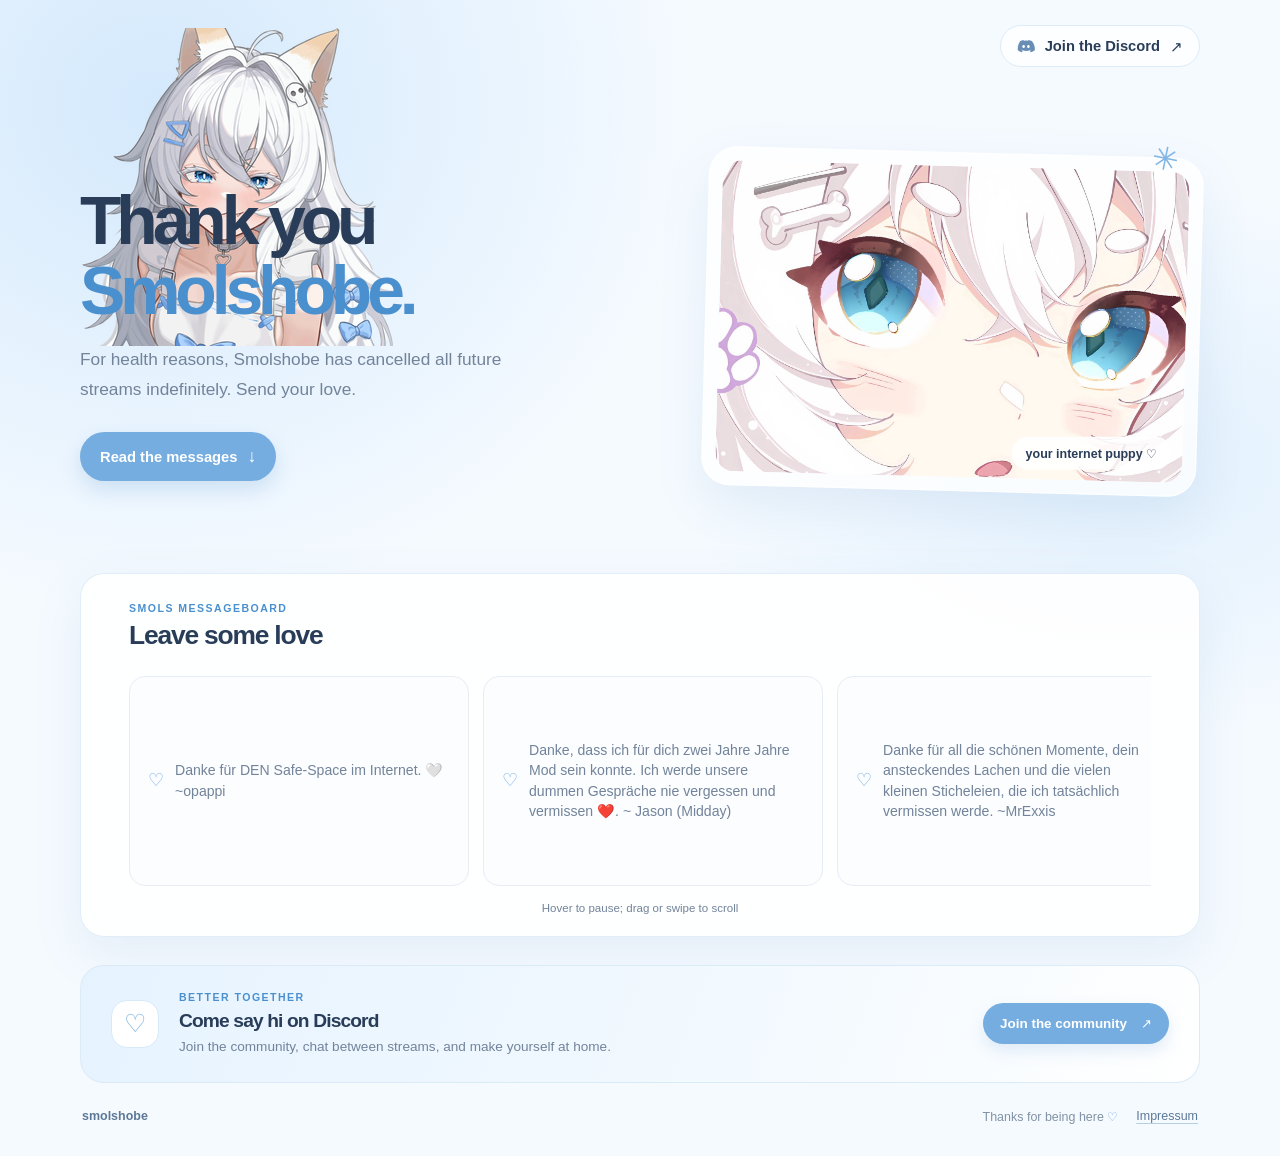
<file: index.html>
<!doctype html>
<html lang="en">
  <head>
    <meta charset="UTF-8" />
    <link rel="icon" type="image/svg+xml" href="/favicon.png" />
    <meta name="viewport" content="width=device-width, initial-scale=1.0" />
    <title>Smolshobe</title>
    <meta
      name="description"
      content="Internetdoggo und ehemalige Streamerin Smolshobe."
    />
    <link rel="canonical" href="https://twitch.tv/smolshobe" />
    <meta property="og:type" content="website" />
    <meta property="og:site_name" content="Smolshobe" />
    <meta property="og:title" content="Smolshobe" />
    <meta
      property="og:description"
      content="Internetdoggo und ehemalige Streamerin Smolshobe."
    />
    <meta property="og:url" content="https://twitch.tv/smolshobe" />
    <meta
      property="og:image"
      content="https://static-cdn.jtvnw.net/jtv_user_pictures/4681113e-2416-4d03-9073-0581c27d300d-channel_offline_image-1920x1080.jpeg"
    />
    <meta property="og:image:width" content="1920" />
    <meta property="og:image:height" content="1080" />
    <meta property="og:image:alt" content="Smols Thumbnail" />
    <script type="application/ld+json">
      {
        "@context": "https://schema.org",
        "@graph": [
          {
            "@type": "Organization",
            "@id": "https://twitch.tv/smolshobe/#organization",
            "name": "Smolshobe",
            "url": "https://twitch.tv/smolshobe",
            "description": "Internetdoggo und ehemalige Streamerin Smolshobe."
          },
          {
            "@type": "WebSite",
            "@id": "https://twitch.tv/smolshobe/#website",
            "name": "Smolshobe",
            "url": "https://twitch.tv/smolshobe",
            "description": "Internetdoggo und ehemalige Streamerin Smolshobe.",
            "image": [
              {
                "@type": "ImageObject",
                "url": "https://static-cdn.jtvnw.net/jtv_user_pictures/4681113e-2416-4d03-9073-0581c27d300d-channel_offline_image-1920x1080.jpeg",
                "width": 1920,
                "height": 1080
              }
            ],
            "inLanguage": "de",
            "publisher": {
              "@id": "https://twitch.tv/smolshobe/#organization"
            }
          }
        ]
      }
    </script>
    <script type="module" crossorigin src="/assets/index-C8wKOQmz.js"></script>
    <link rel="stylesheet" crossorigin href="/assets/index-DA9HB-US.css">
  </head>
  <body>
    <div id="root"></div>
  </body>
</html>
</file>
<file: assets/index-DA9HB-US.css>
:root{color:#293d59;font-synthesis:none;text-rendering:optimizelegibility;-webkit-font-smoothing:antialiased;-moz-osx-font-smoothing:grayscale;font-optical-sizing:auto;--ink:#293d59;--muted:#72839a;--blue:#83b9eb;--blue-dark:#4a8fce;--blue-pale:#e6f3ff;--line:#e9f0f7;--white:#fff;--shadow:0 18px 50px #4f81b11a;background:#edf6ff;font-family:Nunito Sans,Segoe UI,Helvetica Neue,sans-serif;font-size:16px;font-weight:400}*{box-sizing:border-box}html{scroll-behavior:smooth;min-width:320px}body{background:radial-gradient(at 12% 9%,#c6e2fbb3,#0000 34rem),radial-gradient(at 88% 40%,#d7ebfca6,#0000 28rem),#f5faff;min-width:320px;min-height:100vh;margin:0}body,button,a{font-family:Nunito Sans,Segoe UI,Helvetica Neue,sans-serif}a{color:inherit}button,a{-webkit-tap-highlight-color:transparent}a:focus-visible{outline-offset:4px;outline:3px solid #4a8fce8c}#root{min-height:100vh}.site-shell{width:min(100% - 64px,1120px);margin:0 auto}.site-header{justify-content:space-between;align-items:center;min-height:92px;display:flex}.brand{color:var(--ink);letter-spacing:-.04em;align-items:center;gap:11px;font-size:1.16rem;font-weight:800;text-decoration:none;display:inline-flex}.brand-mark{border-radius:12px;place-items:center;width:36px;height:36px;font-size:1.2rem;font-weight:900;display:grid}.discord-link,.watch-button,.community-button{border-radius:999px;justify-content:center;align-items:center;gap:10px;font-size:.92rem;font-weight:750;text-decoration:none;transition:transform .16s,box-shadow .16s,background-color .16s;display:inline-flex}.discord-link:hover,.watch-button:hover,.community-button:hover{transform:translateY(-2px)}.discord-link{color:var(--ink);background:#ffffffd1;border:1px solid #dcecf9;padding:11px 16px}.discord-link:hover{box-shadow:0 8px 20px #4f81b11f}.discord-link svg{fill:#688eb5;width:18px;height:18px}.intro{grid-template-columns:1.04fr .96fr;align-items:center;gap:clamp(36px,7vw,90px);padding:58px 0 80px;display:grid}.intro-copy{padding:12px 0}.eyebrow,.section-kicker{color:var(--blue-dark);letter-spacing:.14em;text-transform:uppercase;font-size:.72rem;font-weight:850}.eyebrow{letter-spacing:.08em;background:#ffffffa3;border:1px solid #c9e2f7cc;border-radius:999px;align-items:center;gap:9px;padding:9px 13px;display:inline-flex}h1,h2,p{margin:0}h1{color:var(--ink);letter-spacing:-.075em;margin:24px 0 18px;font-size:clamp(2.9rem,5.3vw,4.65rem);font-weight:850;line-height:1.03}h1 span{color:var(--blue-dark)}.intro-copy>p{max-width:440px;color:var(--muted);font-size:1.08rem;line-height:1.75}.watch-button{color:var(--white);background:#76ade0;margin-top:28px;padding:14px 20px;box-shadow:0 9px 20px #5a97cf38}.watch-button:hover,.community-button:hover{background:#5e9bd5;box-shadow:0 12px 24px #5a97cf47}.watch-button span{font-size:1.1rem}.intro-art{min-width:0;box-shadow:var(--shadow);background:#ffffffc7;border:1px solid #ffffffe6;border-radius:28px;padding:13px;position:relative;transform:rotate(1.5deg)}.intro-art img{aspect-ratio:1.5;object-fit:cover;object-position:center 43%;border-radius:19px;width:100%;display:block}.art-caption{color:var(--ink);background:#ffffffe0;border:1px solid #ffffffc7;border-radius:999px;padding:8px 13px;font-size:.78rem;font-weight:750;position:absolute;bottom:24px;right:24px;transform:rotate(-1.5deg)}.art-sparkle{color:#81b6e4;font-size:2rem;position:absolute;top:-19px;right:24px;transform:rotate(10deg)}.messages-section{box-shadow:var(--shadow);background:#ffffffe6;border:1px solid #e0edf8f2;border-radius:24px;padding:28px clamp(22px,4vw,48px) 22px;scroll-margin-top:24px;overflow:hidden}.section-heading{justify-content:space-between;align-items:end;gap:24px;margin-bottom:20px;display:flex}.section-kicker{margin-bottom:6px;font-size:.66rem;display:block}h2{color:var(--ink);letter-spacing:-.045em;font-size:1.65rem;font-weight:800;line-height:1.2}.community-button span{margin-left:4px}.message-ticker{cursor:grab;touch-action:pan-y;-webkit-user-select:none;user-select:none;width:100%;padding:4px 0;overflow:hidden}.message-ticker.is-dragging{cursor:grabbing}.message-track{width:max-content;animation:72s linear infinite message-scroll-right;display:flex}.message-group{flex:none;gap:14px;padding-right:14px;display:flex}.message-card{max-width:340px;min-height:58px;color:var(--muted);background:#fbfdff;border:1px solid #e6edf4;border-radius:16px;align-items:center;gap:11px;padding:12px 18px;font-size:.88rem;line-height:1.45;display:flex}.message-heart{color:#76aee0;flex:none;font-size:1.15rem}.message-ticker:hover .message-track,.message-ticker:focus-within .message-track{animation-play-state:paused}.ticker-hint{color:var(--muted);text-align:center;margin-top:12px;font-size:.72rem}@keyframes message-scroll-right{0%{transform:translate(-50%)}to{transform:translate(0)}}@media (prefers-reduced-motion:reduce){.message-track{transform:translateX(var(--manual-offset,0px));animation:none}}.community-card{background:linear-gradient(110deg,#e6f3ff,#f4faff 65%,#fff);border:1px solid #daeaf8f2;border-radius:24px;align-items:center;gap:20px;margin:28px 0 0;padding:25px 30px;display:flex}.community-icon{background:var(--white);color:#76aee0;border:1px solid #d7eafb;border-radius:16px;flex:none;place-items:center;width:48px;height:48px;font-size:1.55rem;display:grid}.community-card h2{font-size:1.2rem}.community-card p{color:var(--muted);margin-top:5px;font-size:.85rem;line-height:1.5}.community-button{color:var(--white);background:#76ade0;flex:none;margin-left:auto;padding:13px 17px;font-size:.84rem;box-shadow:0 7px 16px #5a97cf2b}.site-footer{color:#8292a5;justify-content:space-between;align-items:center;padding:26px 2px 32px;font-size:.78rem;display:flex}.footer-note{align-items:center;gap:18px;display:flex}.site-footer>span:first-child{color:#5c7897;font-weight:800}.footer-note>span span{color:#79aee0}.footer-note a{color:#5c7897;text-underline-offset:3px;text-decoration-color:#b7cde0;transition:color .16s}.footer-note a:hover{color:var(--blue-dark)}@media (width<=760px){.site-shell{width:min(100% - 36px,560px)}.site-header{min-height:76px}.intro{grid-template-columns:1fr;gap:32px;padding:42px 0 56px}.intro-copy{padding:0}h1{margin-top:21px;font-size:clamp(2.8rem,10vw,4rem)}.intro-art{max-width:480px;margin:0 auto}.messages-section{border-radius:24px;padding:24px 18px 20px}.community-card{flex-wrap:wrap;align-items:flex-start;padding:22px}.community-card>div:nth-child(2){flex:calc(100% - 68px)}.community-button{margin-left:68px}}@media (width<=480px){.site-shell{width:min(100% - 28px,440px)}.brand{gap:8px;font-size:1.04rem}.discord-link{gap:7px;padding:10px 12px;font-size:.8rem}.discord-link svg{width:16px;height:16px}.intro{padding-top:34px}.eyebrow{font-size:.62rem}.intro-copy>p{font-size:1rem}.section-heading{align-items:start}.community-card{gap:14px}.community-card>div:nth-child(2){flex-basis:calc(100% - 62px)}.community-button{margin-left:62px}.site-footer{gap:16px;font-size:.72rem}.footer-note{gap:12px}}@media (prefers-reduced-motion:reduce){html{scroll-behavior:auto}*,:before,:after{transition-duration:.01ms!important}}
</file>
